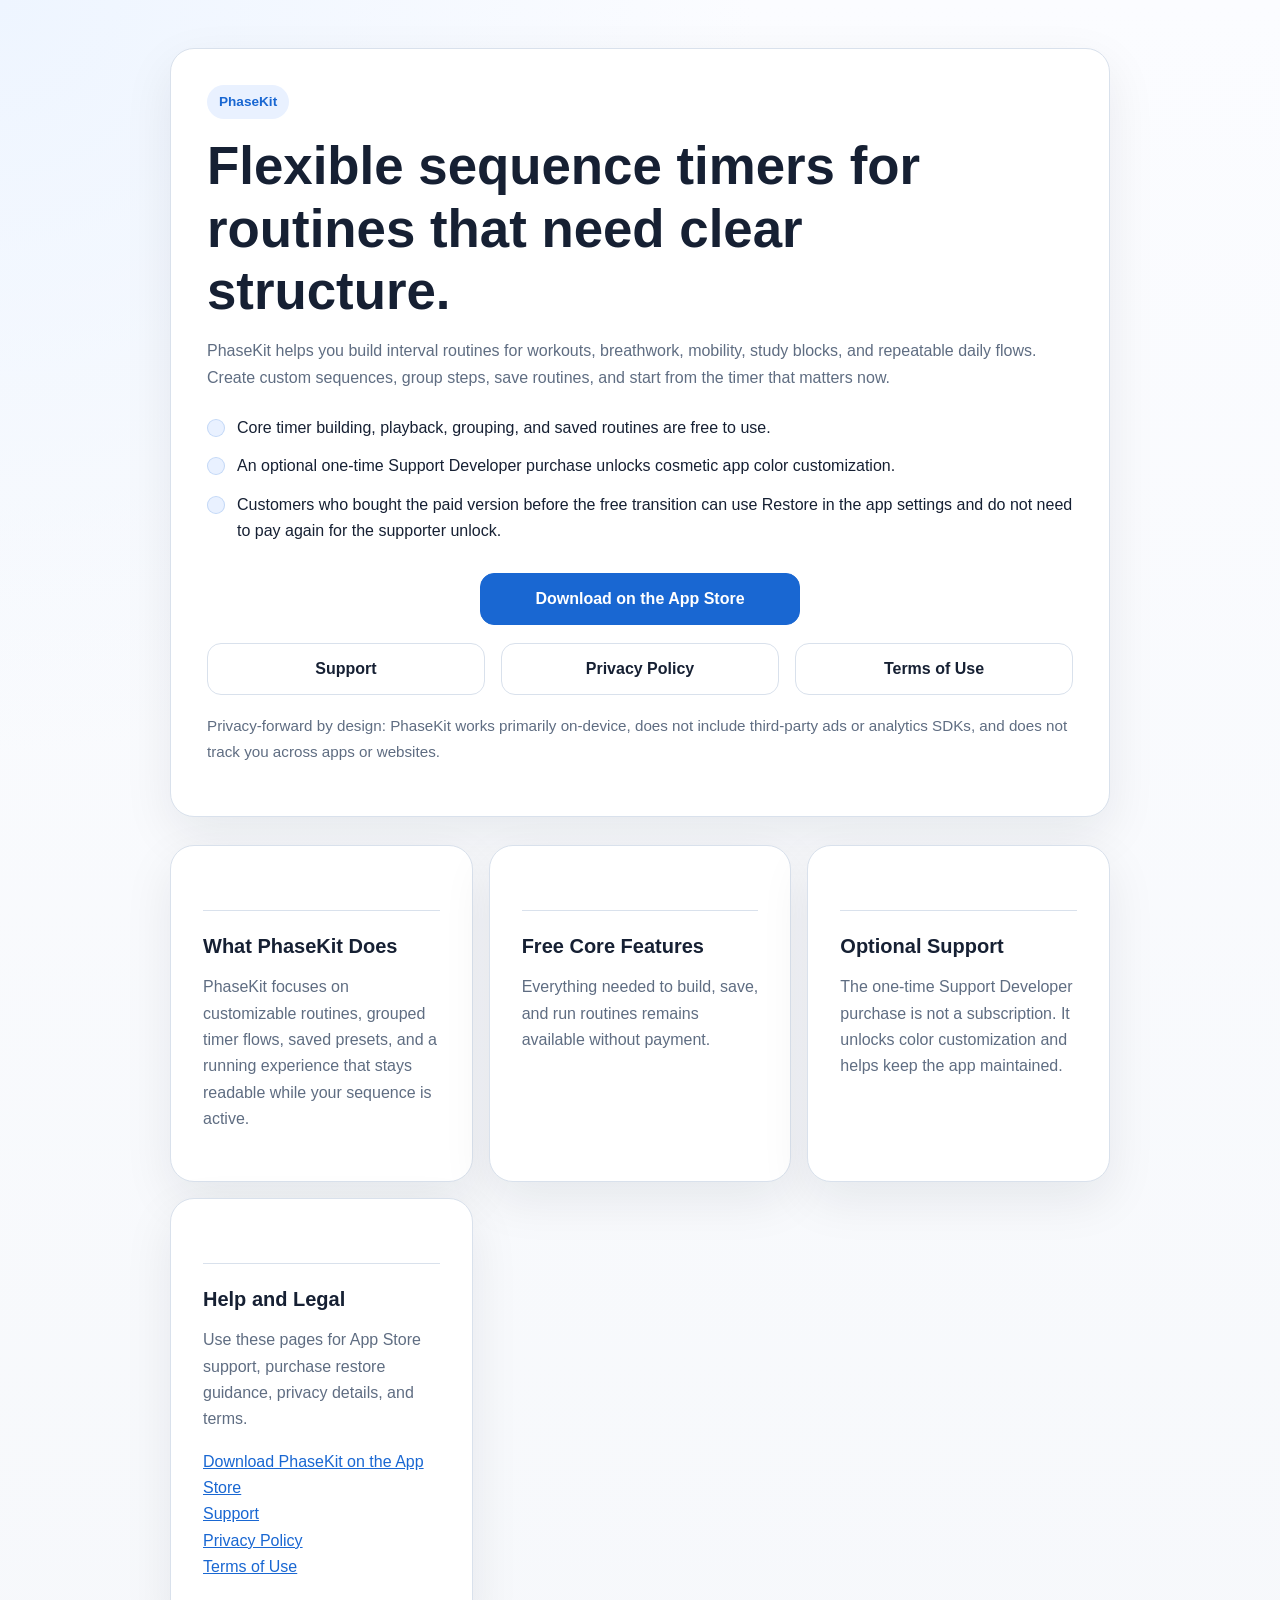
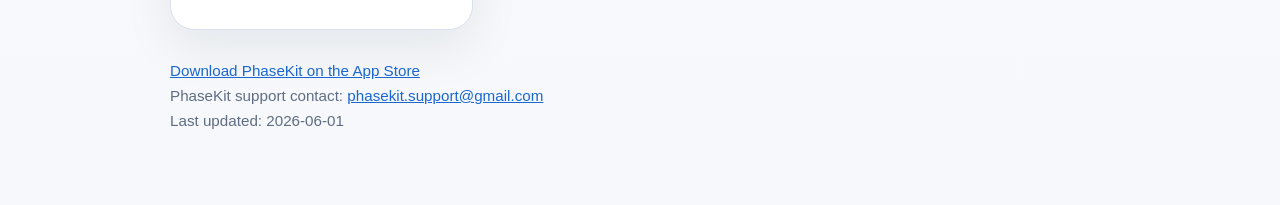
<file: index.html>
<!doctype html>
<html lang="en">
<head>
    <meta charset="utf-8">
    <meta name="viewport" content="width=device-width, initial-scale=1">
    <meta name="description" content="PhaseKit support, privacy policy, terms of use, and App Store help.">
    <title>PhaseKit Support</title>
    <link rel="stylesheet" href="styles.css">
</head>
<body>
    <main class="wrap">
        <section class="hero">
            <span class="eyebrow">PhaseKit</span>
            <h1>Flexible sequence timers for routines that need clear structure.</h1>
            <p class="muted">PhaseKit helps you build interval routines for workouts, breathwork, mobility, study blocks, and repeatable daily flows. Create custom sequences, group steps, save routines, and start from the timer that matters now.</p>

            <div class="feature-list">
                <div class="feature-row">
                    <span class="feature-dot"></span>
                    <div>Core timer building, playback, grouping, and saved routines are free to use.</div>
                </div>
                <div class="feature-row">
                    <span class="feature-dot"></span>
                    <div>An optional one-time Support Developer purchase unlocks cosmetic app color customization.</div>
                </div>
                <div class="feature-row">
                    <span class="feature-dot"></span>
                    <div>Customers who bought the paid version before the free transition can use Restore in the app settings and do not need to pay again for the supporter unlock.</div>
                </div>
            </div>

            <div class="actions">
                <div class="primary-action">
                    <a class="button primary" href="https://apps.apple.com/app/id6757267909">Download on the App Store</a>
                </div>
                <div class="secondary-actions">
                    <a class="button" href="support.html">Support</a>
                    <a class="button" href="privacy-policy.html">Privacy Policy</a>
                    <a class="button" href="terms.html">Terms of Use</a>
                </div>
            </div>

            <p class="note">Privacy-forward by design: PhaseKit works primarily on-device, does not include third-party ads or analytics SDKs, and does not track you across apps or websites.</p>
        </section>

        <section class="grid">
            <article class="card">
                <h2>What PhaseKit Does</h2>
                <p class="muted">PhaseKit focuses on customizable routines, grouped timer flows, saved presets, and a running experience that stays readable while your sequence is active.</p>
            </article>

            <article class="card">
                <h2>Free Core Features</h2>
                <p class="muted">Everything needed to build, save, and run routines remains available without payment.</p>
            </article>

            <article class="card">
                <h2>Optional Support</h2>
                <p class="muted">The one-time Support Developer purchase is not a subscription. It unlocks color customization and helps keep the app maintained.</p>
            </article>

            <article class="card">
                <h2>Help and Legal</h2>
                <p class="muted">Use these pages for App Store support, purchase restore guidance, privacy details, and terms.</p>
                <p>
                    <a href="https://apps.apple.com/app/id6757267909">Download PhaseKit on the App Store</a><br>
                    <a href="support.html">Support</a><br>
                    <a href="privacy-policy.html">Privacy Policy</a><br>
                    <a href="terms.html">Terms of Use</a>
                </p>
            </article>
        </section>

        <footer>
            <a href="https://apps.apple.com/app/id6757267909">Download PhaseKit on the App Store</a><br>
            PhaseKit support contact: <a href="mailto:phasekit.support@gmail.com">phasekit.support@gmail.com</a><br>
            Last updated: 2026-06-01
        </footer>
    </main>
</body>
</html>
</file>
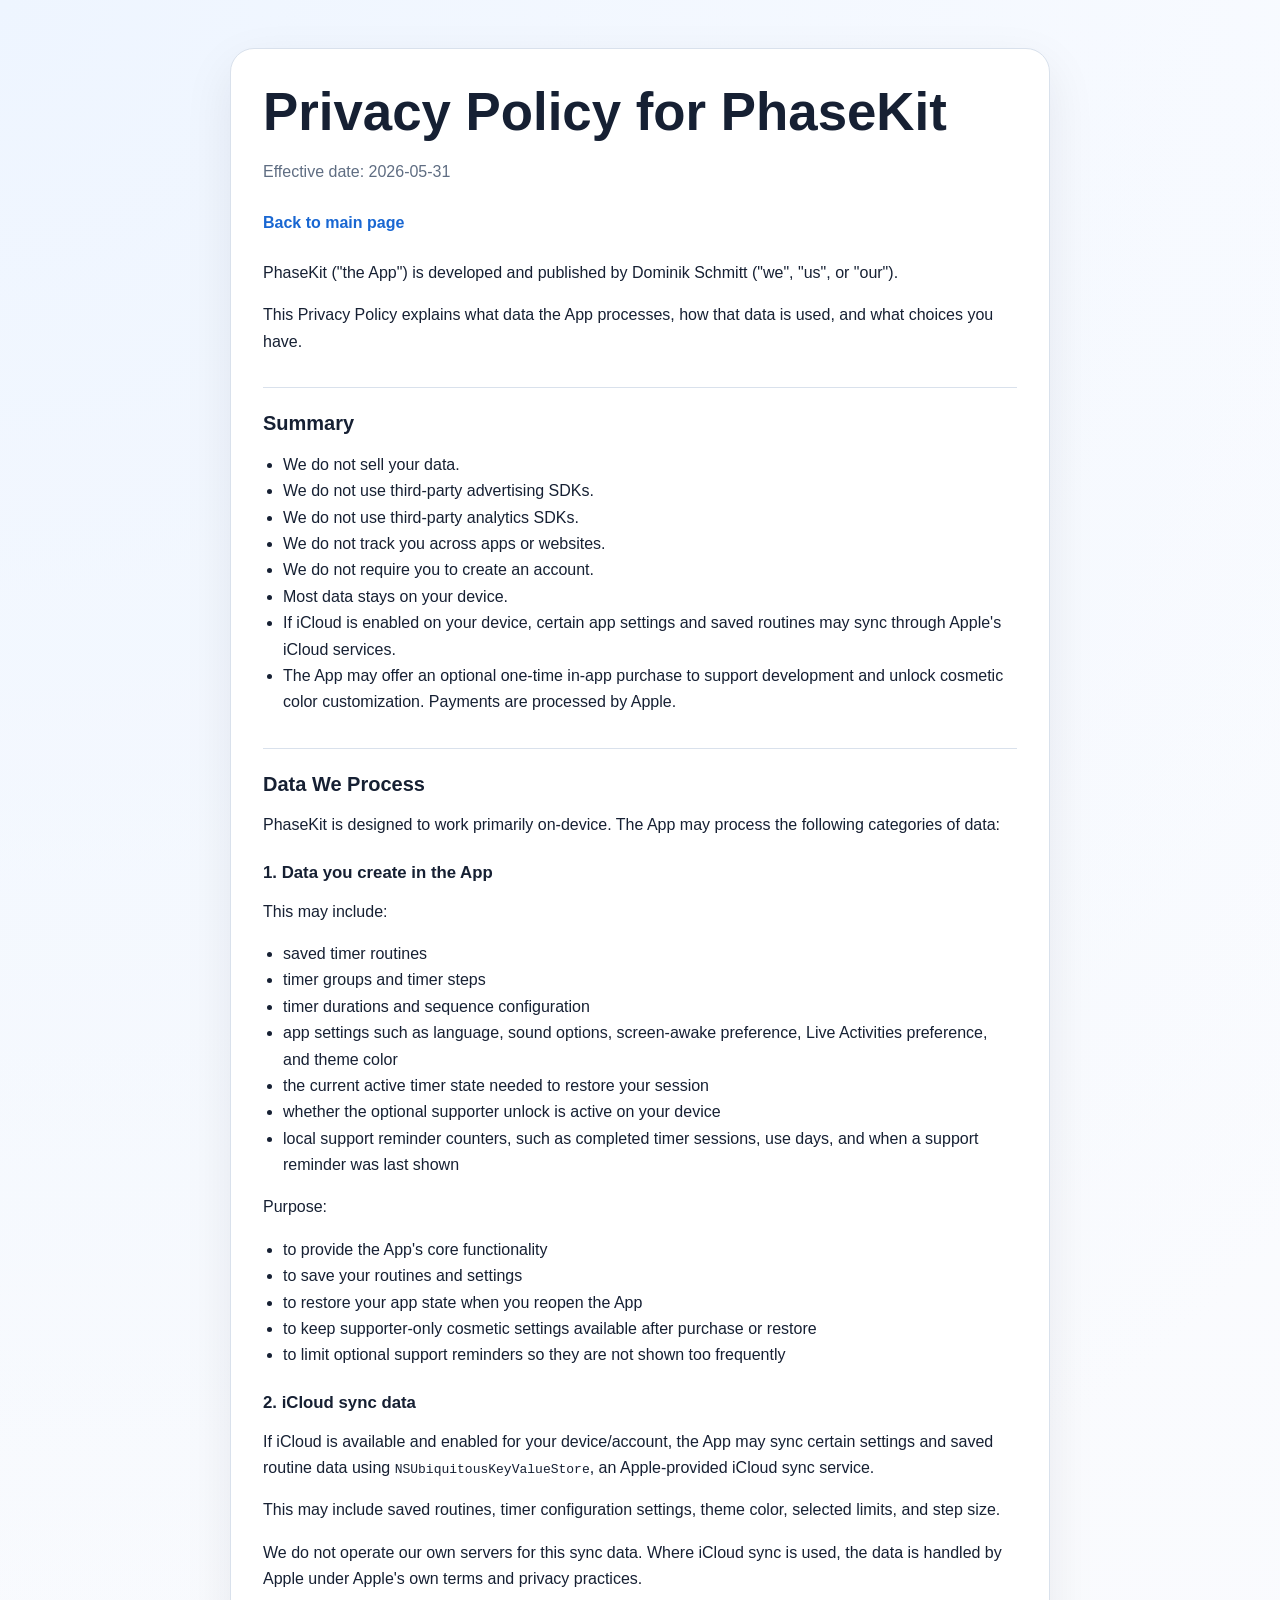
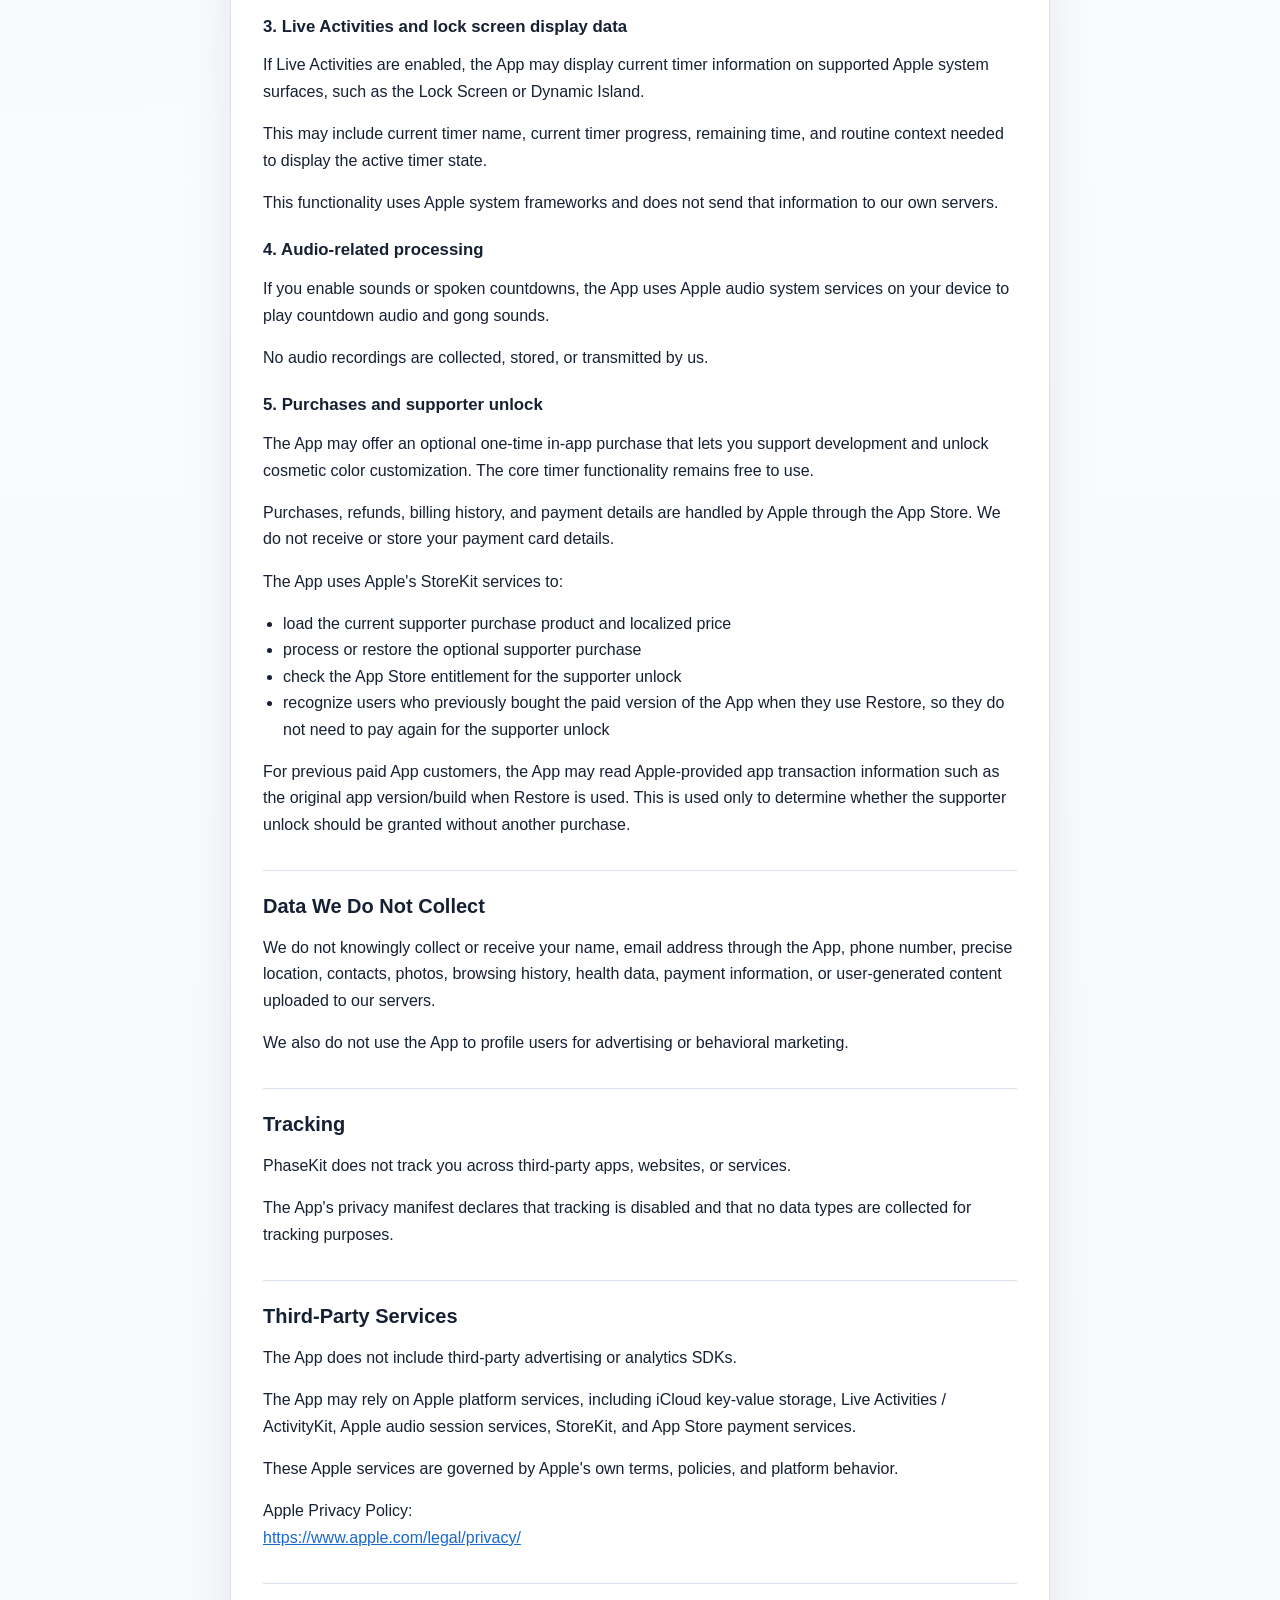
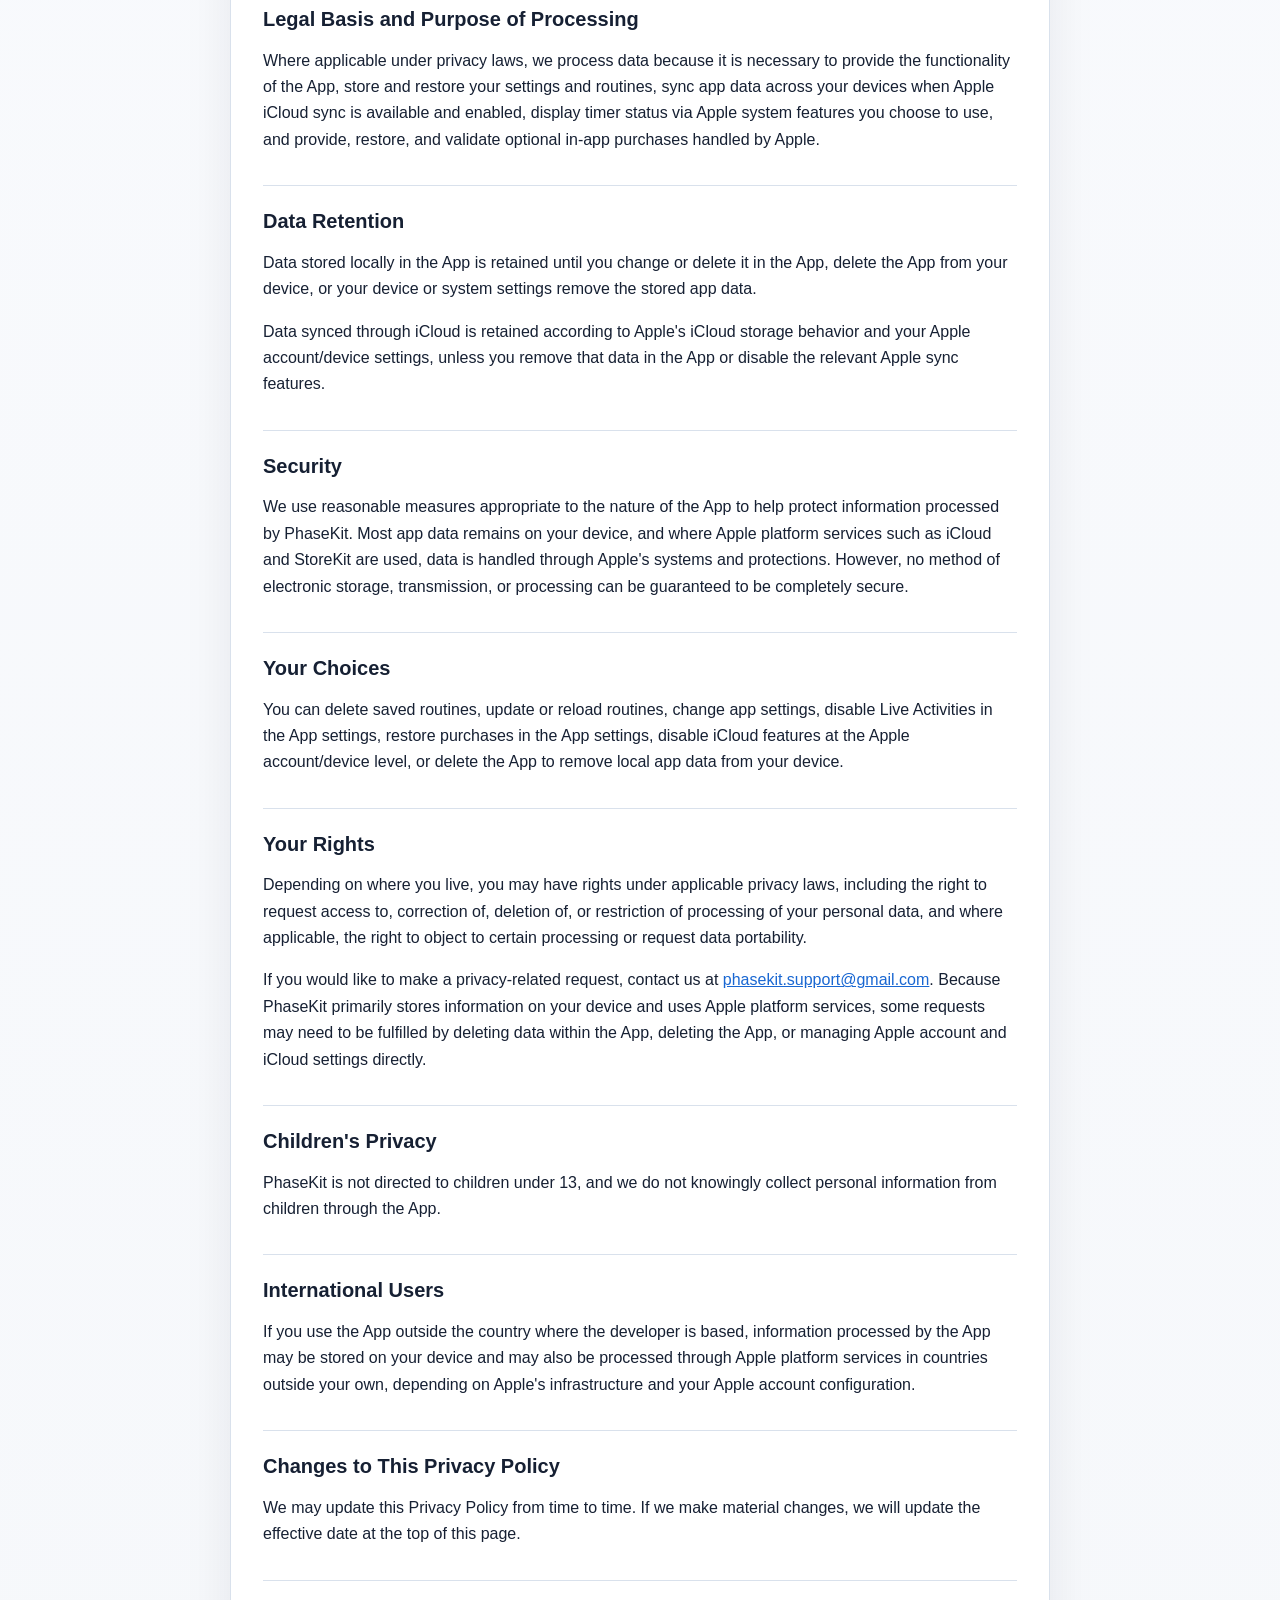
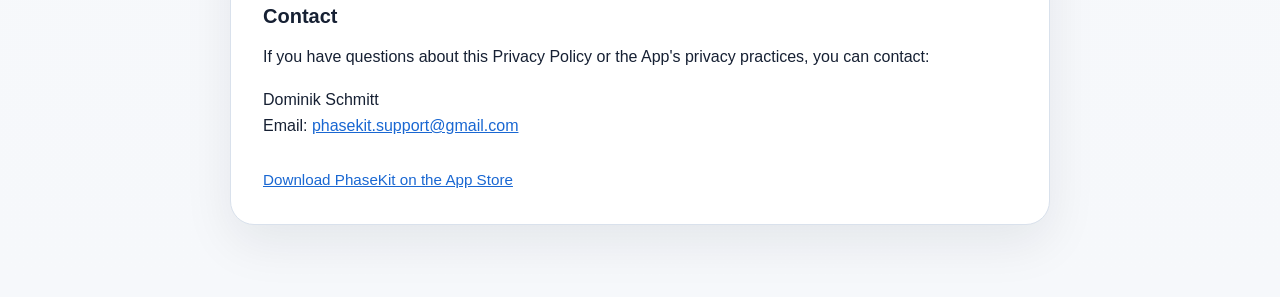
<file: privacy-policy.html>
<!doctype html>
<html lang="en">
<head>
    <meta charset="utf-8">
    <meta name="viewport" content="width=device-width, initial-scale=1">
    <meta name="description" content="PhaseKit privacy policy.">
    <title>PhaseKit Privacy Policy</title>
    <link rel="stylesheet" href="styles.css">
</head>
<body>
    <main class="wrap narrow">
        <article class="card">
            <h1>Privacy Policy for PhaseKit</h1>
            <p class="meta">Effective date: 2026-05-31</p>
            <a class="secondary-link" href="index.html">Back to main page</a>

            <p>PhaseKit ("the App") is developed and published by Dominik Schmitt ("we", "us", or "our").</p>
            <p>This Privacy Policy explains what data the App processes, how that data is used, and what choices you have.</p>

            <h2>Summary</h2>
            <ul>
                <li>We do not sell your data.</li>
                <li>We do not use third-party advertising SDKs.</li>
                <li>We do not use third-party analytics SDKs.</li>
                <li>We do not track you across apps or websites.</li>
                <li>We do not require you to create an account.</li>
                <li>Most data stays on your device.</li>
                <li>If iCloud is enabled on your device, certain app settings and saved routines may sync through Apple's iCloud services.</li>
                <li>The App may offer an optional one-time in-app purchase to support development and unlock cosmetic color customization. Payments are processed by Apple.</li>
            </ul>

            <h2>Data We Process</h2>
            <p>PhaseKit is designed to work primarily on-device. The App may process the following categories of data:</p>

            <h3>1. Data you create in the App</h3>
            <p>This may include:</p>
            <ul>
                <li>saved timer routines</li>
                <li>timer groups and timer steps</li>
                <li>timer durations and sequence configuration</li>
                <li>app settings such as language, sound options, screen-awake preference, Live Activities preference, and theme color</li>
                <li>the current active timer state needed to restore your session</li>
                <li>whether the optional supporter unlock is active on your device</li>
                <li>local support reminder counters, such as completed timer sessions, use days, and when a support reminder was last shown</li>
            </ul>
            <p>Purpose:</p>
            <ul>
                <li>to provide the App's core functionality</li>
                <li>to save your routines and settings</li>
                <li>to restore your app state when you reopen the App</li>
                <li>to keep supporter-only cosmetic settings available after purchase or restore</li>
                <li>to limit optional support reminders so they are not shown too frequently</li>
            </ul>

            <h3>2. iCloud sync data</h3>
            <p>If iCloud is available and enabled for your device/account, the App may sync certain settings and saved routine data using <code>NSUbiquitousKeyValueStore</code>, an Apple-provided iCloud sync service.</p>
            <p>This may include saved routines, timer configuration settings, theme color, selected limits, and step size.</p>
            <p>We do not operate our own servers for this sync data. Where iCloud sync is used, the data is handled by Apple under Apple's own terms and privacy practices.</p>

            <h3>3. Live Activities and lock screen display data</h3>
            <p>If Live Activities are enabled, the App may display current timer information on supported Apple system surfaces, such as the Lock Screen or Dynamic Island.</p>
            <p>This may include current timer name, current timer progress, remaining time, and routine context needed to display the active timer state.</p>
            <p>This functionality uses Apple system frameworks and does not send that information to our own servers.</p>

            <h3>4. Audio-related processing</h3>
            <p>If you enable sounds or spoken countdowns, the App uses Apple audio system services on your device to play countdown audio and gong sounds.</p>
            <p>No audio recordings are collected, stored, or transmitted by us.</p>

            <h3>5. Purchases and supporter unlock</h3>
            <p>The App may offer an optional one-time in-app purchase that lets you support development and unlock cosmetic color customization. The core timer functionality remains free to use.</p>
            <p>Purchases, refunds, billing history, and payment details are handled by Apple through the App Store. We do not receive or store your payment card details.</p>
            <p>The App uses Apple's StoreKit services to:</p>
            <ul>
                <li>load the current supporter purchase product and localized price</li>
                <li>process or restore the optional supporter purchase</li>
                <li>check the App Store entitlement for the supporter unlock</li>
                <li>recognize users who previously bought the paid version of the App when they use Restore, so they do not need to pay again for the supporter unlock</li>
            </ul>
            <p>For previous paid App customers, the App may read Apple-provided app transaction information such as the original app version/build when Restore is used. This is used only to determine whether the supporter unlock should be granted without another purchase.</p>

            <h2>Data We Do Not Collect</h2>
            <p>We do not knowingly collect or receive your name, email address through the App, phone number, precise location, contacts, photos, browsing history, health data, payment information, or user-generated content uploaded to our servers.</p>
            <p>We also do not use the App to profile users for advertising or behavioral marketing.</p>

            <h2>Tracking</h2>
            <p>PhaseKit does not track you across third-party apps, websites, or services.</p>
            <p>The App's privacy manifest declares that tracking is disabled and that no data types are collected for tracking purposes.</p>

            <h2>Third-Party Services</h2>
            <p>The App does not include third-party advertising or analytics SDKs.</p>
            <p>The App may rely on Apple platform services, including iCloud key-value storage, Live Activities / ActivityKit, Apple audio session services, StoreKit, and App Store payment services.</p>
            <p>These Apple services are governed by Apple's own terms, policies, and platform behavior.</p>
            <p>Apple Privacy Policy:<br><a href="https://www.apple.com/legal/privacy/">https://www.apple.com/legal/privacy/</a></p>

            <h2>Legal Basis and Purpose of Processing</h2>
            <p>Where applicable under privacy laws, we process data because it is necessary to provide the functionality of the App, store and restore your settings and routines, sync app data across your devices when Apple iCloud sync is available and enabled, display timer status via Apple system features you choose to use, and provide, restore, and validate optional in-app purchases handled by Apple.</p>

            <h2>Data Retention</h2>
            <p>Data stored locally in the App is retained until you change or delete it in the App, delete the App from your device, or your device or system settings remove the stored app data.</p>
            <p>Data synced through iCloud is retained according to Apple's iCloud storage behavior and your Apple account/device settings, unless you remove that data in the App or disable the relevant Apple sync features.</p>

            <h2>Security</h2>
            <p>We use reasonable measures appropriate to the nature of the App to help protect information processed by PhaseKit. Most app data remains on your device, and where Apple platform services such as iCloud and StoreKit are used, data is handled through Apple's systems and protections. However, no method of electronic storage, transmission, or processing can be guaranteed to be completely secure.</p>

            <h2>Your Choices</h2>
            <p>You can delete saved routines, update or reload routines, change app settings, disable Live Activities in the App settings, restore purchases in the App settings, disable iCloud features at the Apple account/device level, or delete the App to remove local app data from your device.</p>

            <h2>Your Rights</h2>
            <p>Depending on where you live, you may have rights under applicable privacy laws, including the right to request access to, correction of, deletion of, or restriction of processing of your personal data, and where applicable, the right to object to certain processing or request data portability.</p>
            <p>If you would like to make a privacy-related request, contact us at <a href="mailto:phasekit.support@gmail.com">phasekit.support@gmail.com</a>. Because PhaseKit primarily stores information on your device and uses Apple platform services, some requests may need to be fulfilled by deleting data within the App, deleting the App, or managing Apple account and iCloud settings directly.</p>

            <h2>Children's Privacy</h2>
            <p>PhaseKit is not directed to children under 13, and we do not knowingly collect personal information from children through the App.</p>

            <h2>International Users</h2>
            <p>If you use the App outside the country where the developer is based, information processed by the App may be stored on your device and may also be processed through Apple platform services in countries outside your own, depending on Apple's infrastructure and your Apple account configuration.</p>

            <h2>Changes to This Privacy Policy</h2>
            <p>We may update this Privacy Policy from time to time. If we make material changes, we will update the effective date at the top of this page.</p>

            <h2>Contact</h2>
            <p>If you have questions about this Privacy Policy or the App's privacy practices, you can contact:</p>
            <p>Dominik Schmitt<br>Email: <a href="mailto:phasekit.support@gmail.com">phasekit.support@gmail.com</a></p>

            <footer>
                <a href="https://apps.apple.com/app/id6757267909">Download PhaseKit on the App Store</a>
            </footer>
        </article>
    </main>
</body>
</html>
</file>
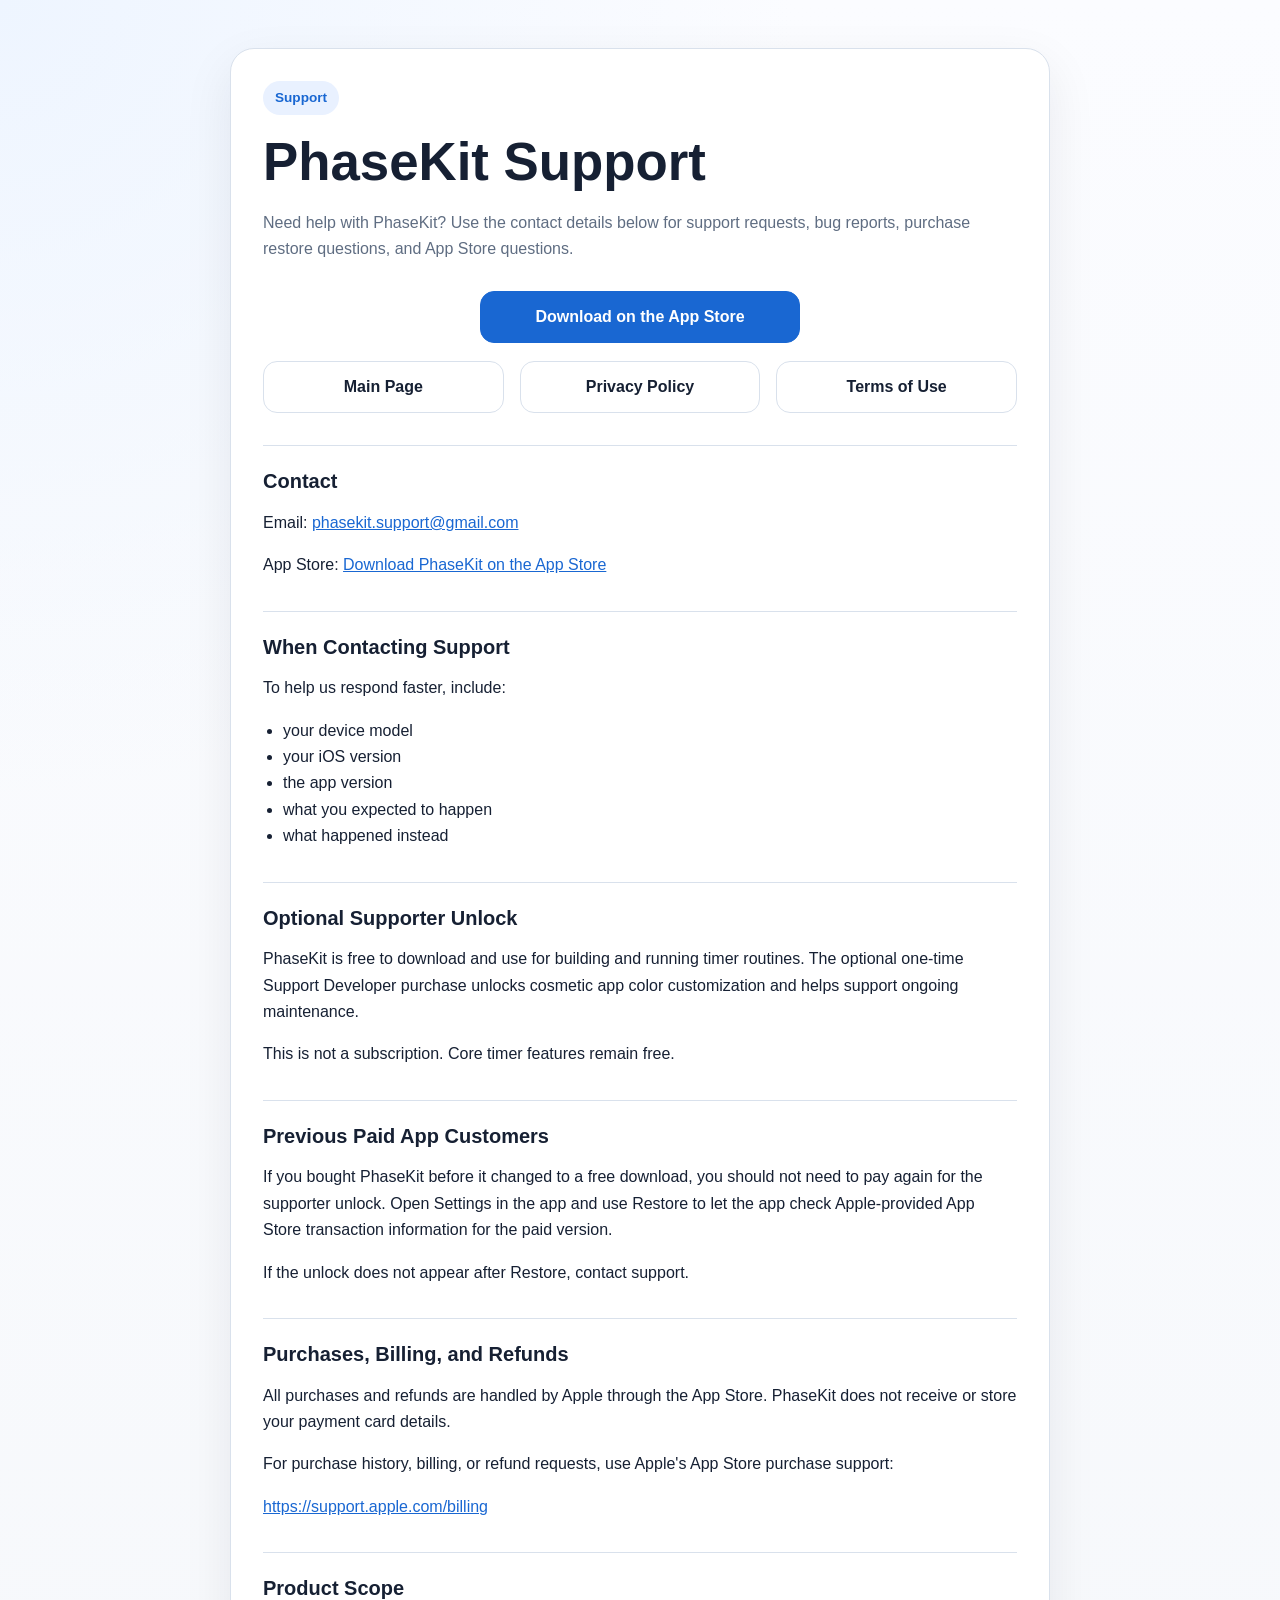
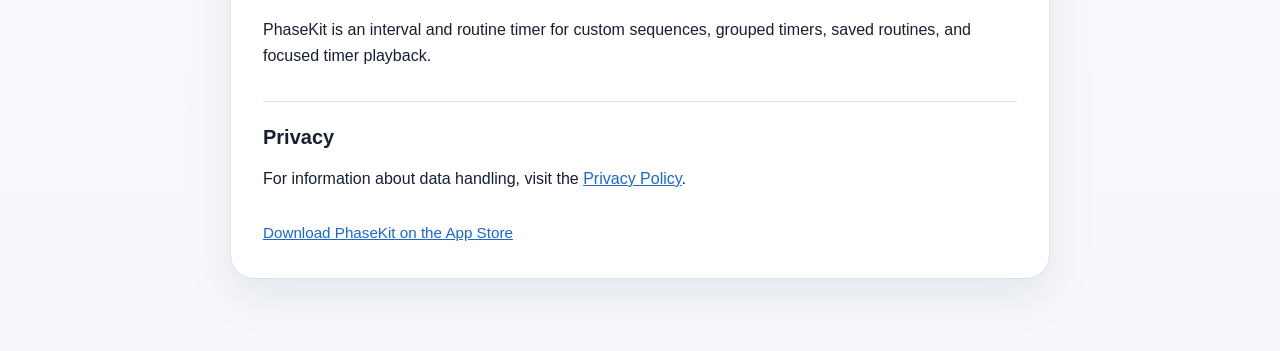
<file: support.html>
<!doctype html>
<html lang="en">
<head>
    <meta charset="utf-8">
    <meta name="viewport" content="width=device-width, initial-scale=1">
    <meta name="description" content="PhaseKit support contact, purchase restore help, and product support information.">
    <title>PhaseKit Support</title>
    <link rel="stylesheet" href="styles.css">
</head>
<body>
    <main class="wrap narrow">
        <article class="card">
            <span class="eyebrow">Support</span>
            <h1>PhaseKit Support</h1>
            <p class="muted">Need help with PhaseKit? Use the contact details below for support requests, bug reports, purchase restore questions, and App Store questions.</p>

            <div class="actions">
                <div class="primary-action">
                    <a class="button primary" href="https://apps.apple.com/app/id6757267909">Download on the App Store</a>
                </div>
                <div class="secondary-actions">
                    <a class="button" href="index.html">Main Page</a>
                    <a class="button" href="privacy-policy.html">Privacy Policy</a>
                    <a class="button" href="terms.html">Terms of Use</a>
                </div>
            </div>

            <h2>Contact</h2>
            <p>Email: <a href="mailto:phasekit.support@gmail.com">phasekit.support@gmail.com</a></p>
            <p>App Store: <a href="https://apps.apple.com/app/id6757267909">Download PhaseKit on the App Store</a></p>

            <h2>When Contacting Support</h2>
            <p>To help us respond faster, include:</p>
            <ul>
                <li>your device model</li>
                <li>your iOS version</li>
                <li>the app version</li>
                <li>what you expected to happen</li>
                <li>what happened instead</li>
            </ul>

            <h2>Optional Supporter Unlock</h2>
            <p>PhaseKit is free to download and use for building and running timer routines. The optional one-time Support Developer purchase unlocks cosmetic app color customization and helps support ongoing maintenance.</p>
            <p>This is not a subscription. Core timer features remain free.</p>

            <h2>Previous Paid App Customers</h2>
            <p>If you bought PhaseKit before it changed to a free download, you should not need to pay again for the supporter unlock. Open Settings in the app and use Restore to let the app check Apple-provided App Store transaction information for the paid version.</p>
            <p>If the unlock does not appear after Restore, contact support.</p>

            <h2>Purchases, Billing, and Refunds</h2>
            <p>All purchases and refunds are handled by Apple through the App Store. PhaseKit does not receive or store your payment card details.</p>
            <p>For purchase history, billing, or refund requests, use Apple's App Store purchase support:</p>
            <p><a href="https://support.apple.com/billing">https://support.apple.com/billing</a></p>

            <h2>Product Scope</h2>
            <p>PhaseKit is an interval and routine timer for custom sequences, grouped timers, saved routines, and focused timer playback.</p>

            <h2>Privacy</h2>
            <p>For information about data handling, visit the <a href="privacy-policy.html">Privacy Policy</a>.</p>

            <footer>
                <a href="https://apps.apple.com/app/id6757267909">Download PhaseKit on the App Store</a>
            </footer>
        </article>
    </main>
</body>
</html>
</file>
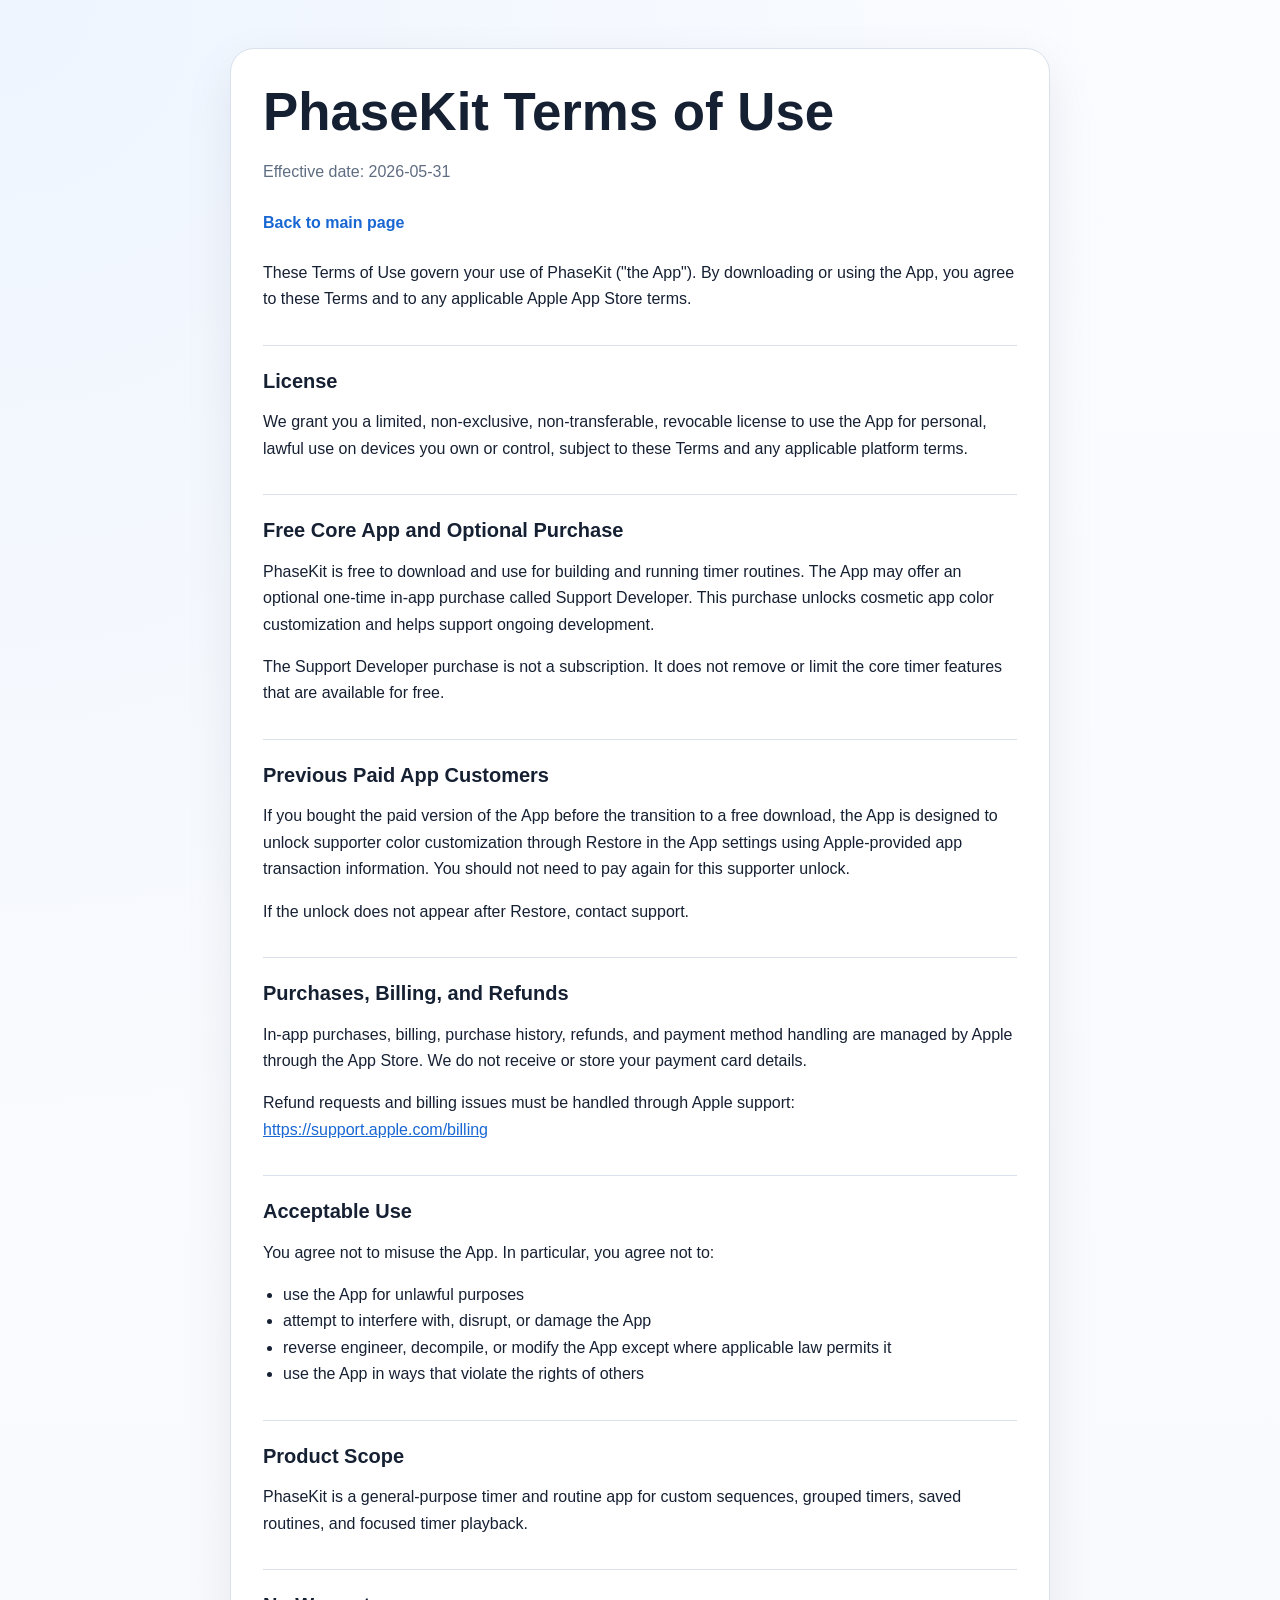
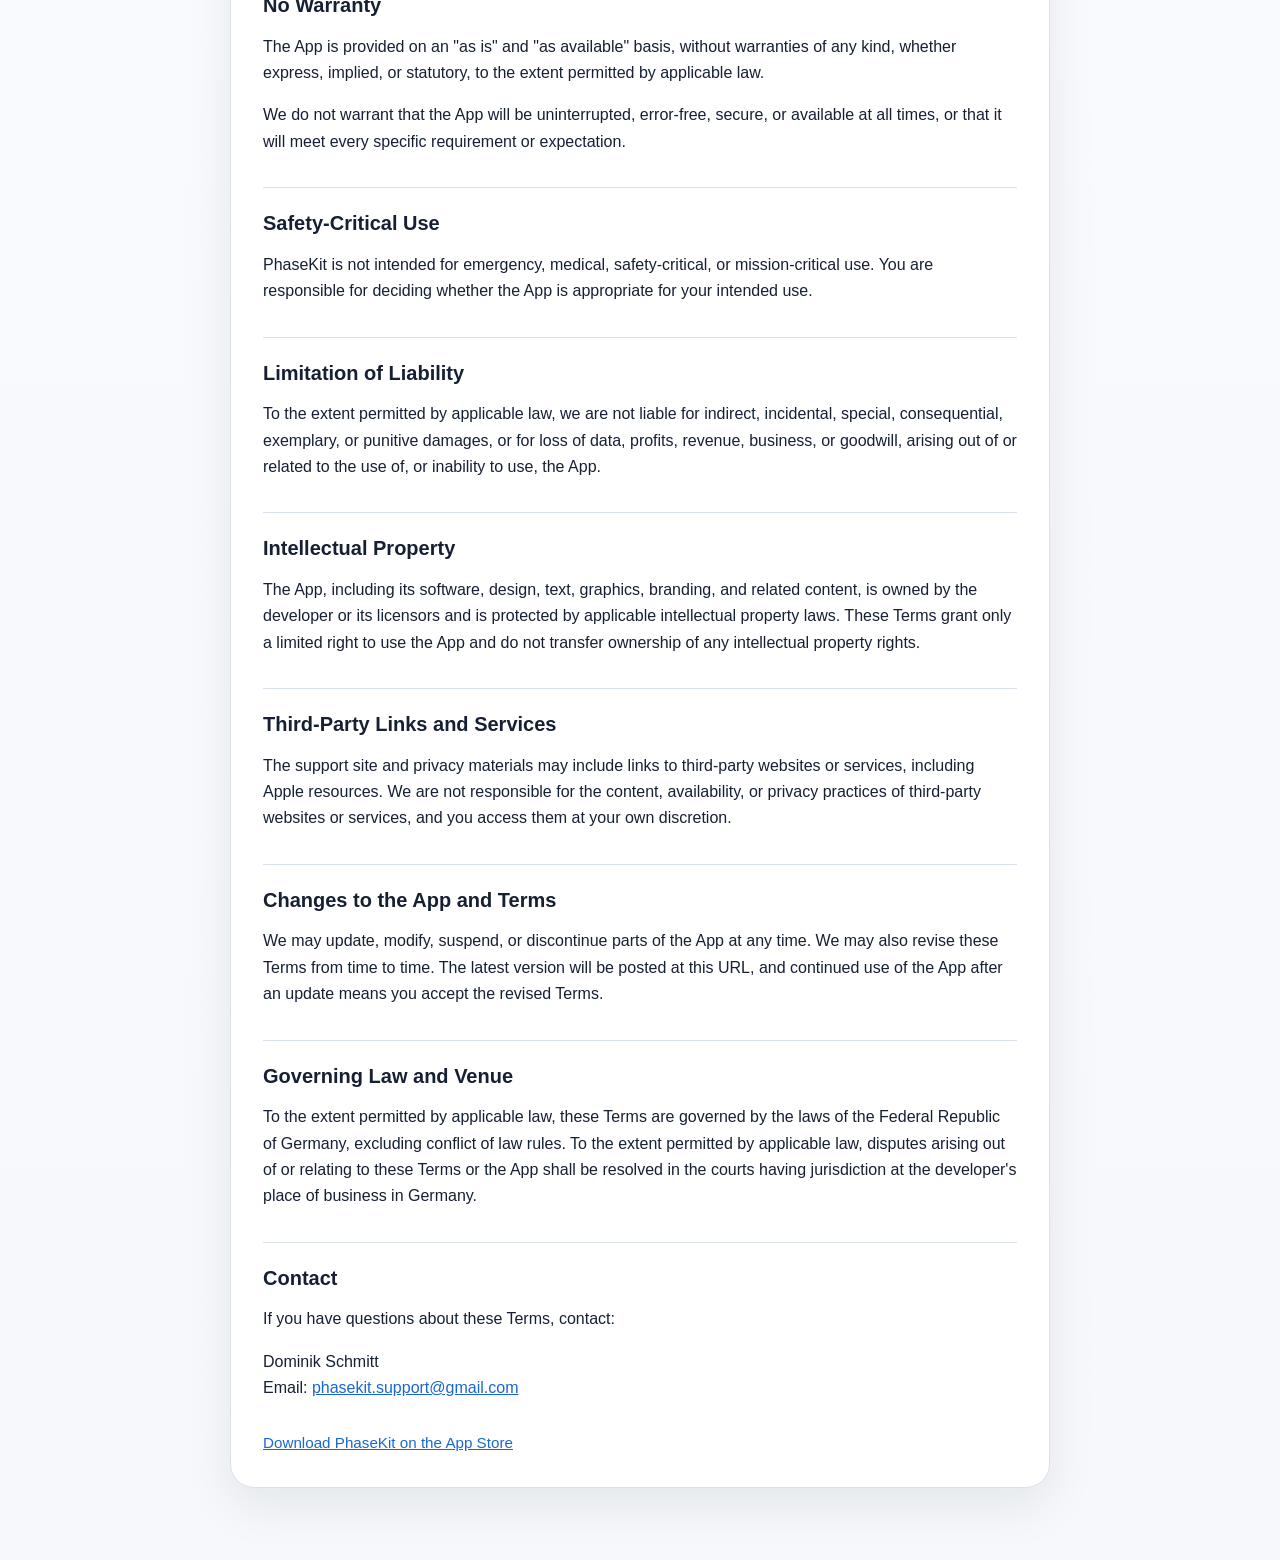
<file: terms.html>
<!doctype html>
<html lang="en">
<head>
    <meta charset="utf-8">
    <meta name="viewport" content="width=device-width, initial-scale=1">
    <meta name="description" content="PhaseKit terms of use.">
    <title>PhaseKit Terms of Use</title>
    <link rel="stylesheet" href="styles.css">
</head>
<body>
    <main class="wrap narrow">
        <article class="card">
            <h1>PhaseKit Terms of Use</h1>
            <p class="meta">Effective date: 2026-05-31</p>
            <a class="secondary-link" href="index.html">Back to main page</a>

            <p>These Terms of Use govern your use of PhaseKit ("the App"). By downloading or using the App, you agree to these Terms and to any applicable Apple App Store terms.</p>

            <h2>License</h2>
            <p>We grant you a limited, non-exclusive, non-transferable, revocable license to use the App for personal, lawful use on devices you own or control, subject to these Terms and any applicable platform terms.</p>

            <h2>Free Core App and Optional Purchase</h2>
            <p>PhaseKit is free to download and use for building and running timer routines. The App may offer an optional one-time in-app purchase called Support Developer. This purchase unlocks cosmetic app color customization and helps support ongoing development.</p>
            <p>The Support Developer purchase is not a subscription. It does not remove or limit the core timer features that are available for free.</p>

            <h2>Previous Paid App Customers</h2>
            <p>If you bought the paid version of the App before the transition to a free download, the App is designed to unlock supporter color customization through Restore in the App settings using Apple-provided app transaction information. You should not need to pay again for this supporter unlock.</p>
            <p>If the unlock does not appear after Restore, contact support.</p>

            <h2>Purchases, Billing, and Refunds</h2>
            <p>In-app purchases, billing, purchase history, refunds, and payment method handling are managed by Apple through the App Store. We do not receive or store your payment card details.</p>
            <p>Refund requests and billing issues must be handled through Apple support: <a href="https://support.apple.com/billing">https://support.apple.com/billing</a></p>

            <h2>Acceptable Use</h2>
            <p>You agree not to misuse the App. In particular, you agree not to:</p>
            <ul>
                <li>use the App for unlawful purposes</li>
                <li>attempt to interfere with, disrupt, or damage the App</li>
                <li>reverse engineer, decompile, or modify the App except where applicable law permits it</li>
                <li>use the App in ways that violate the rights of others</li>
            </ul>

            <h2>Product Scope</h2>
            <p>PhaseKit is a general-purpose timer and routine app for custom sequences, grouped timers, saved routines, and focused timer playback.</p>

            <h2>No Warranty</h2>
            <p>The App is provided on an "as is" and "as available" basis, without warranties of any kind, whether express, implied, or statutory, to the extent permitted by applicable law.</p>
            <p>We do not warrant that the App will be uninterrupted, error-free, secure, or available at all times, or that it will meet every specific requirement or expectation.</p>

            <h2>Safety-Critical Use</h2>
            <p>PhaseKit is not intended for emergency, medical, safety-critical, or mission-critical use. You are responsible for deciding whether the App is appropriate for your intended use.</p>

            <h2>Limitation of Liability</h2>
            <p>To the extent permitted by applicable law, we are not liable for indirect, incidental, special, consequential, exemplary, or punitive damages, or for loss of data, profits, revenue, business, or goodwill, arising out of or related to the use of, or inability to use, the App.</p>

            <h2>Intellectual Property</h2>
            <p>The App, including its software, design, text, graphics, branding, and related content, is owned by the developer or its licensors and is protected by applicable intellectual property laws. These Terms grant only a limited right to use the App and do not transfer ownership of any intellectual property rights.</p>

            <h2>Third-Party Links and Services</h2>
            <p>The support site and privacy materials may include links to third-party websites or services, including Apple resources. We are not responsible for the content, availability, or privacy practices of third-party websites or services, and you access them at your own discretion.</p>

            <h2>Changes to the App and Terms</h2>
            <p>We may update, modify, suspend, or discontinue parts of the App at any time. We may also revise these Terms from time to time. The latest version will be posted at this URL, and continued use of the App after an update means you accept the revised Terms.</p>

            <h2>Governing Law and Venue</h2>
            <p>To the extent permitted by applicable law, these Terms are governed by the laws of the Federal Republic of Germany, excluding conflict of law rules. To the extent permitted by applicable law, disputes arising out of or relating to these Terms or the App shall be resolved in the courts having jurisdiction at the developer's place of business in Germany.</p>

            <h2>Contact</h2>
            <p>If you have questions about these Terms, contact:</p>
            <p>Dominik Schmitt<br>Email: <a href="mailto:phasekit.support@gmail.com">phasekit.support@gmail.com</a></p>

            <footer>
                <a href="https://apps.apple.com/app/id6757267909">Download PhaseKit on the App Store</a>
            </footer>
        </article>
    </main>
</body>
</html>
</file>
<file: styles.css>
:root {
    color-scheme: light;
    --bg: #f6f8fb;
    --panel: #ffffff;
    --text: #162033;
    --muted: #5f6d82;
    --line: #d9e1ec;
    --accent: #1967d2;
    --accent-soft: #e9f1ff;
    --ok: #1f7a4d;
}

* {
    box-sizing: border-box;
}

body {
    margin: 0;
    font-family: -apple-system, BlinkMacSystemFont, "Segoe UI", sans-serif;
    color: var(--text);
    background:
        radial-gradient(circle at top left, #eef5ff 0, transparent 34%),
        linear-gradient(180deg, #fbfcff 0%, var(--bg) 100%);
    line-height: 1.65;
}

a {
    color: var(--accent);
}

.wrap {
    max-width: 980px;
    margin: 0 auto;
    padding: 48px 20px 72px;
}

.card,
.hero {
    background: var(--panel);
    border: 1px solid var(--line);
    border-radius: 24px;
    box-shadow: 0 18px 50px rgba(15, 23, 42, 0.08);
}

.hero {
    padding: 36px;
}

.card {
    padding: 32px;
}

.narrow {
    max-width: 860px;
}

.eyebrow {
    display: inline-block;
    margin-bottom: 16px;
    padding: 6px 12px;
    border-radius: 999px;
    background: var(--accent-soft);
    color: var(--accent);
    font-size: 0.85rem;
    font-weight: 700;
}

h1,
h2,
h3 {
    margin: 0 0 16px;
    line-height: 1.18;
}

h1 {
    max-width: 760px;
    font-size: clamp(2.1rem, 5vw, 3.3rem);
}

h2 {
    margin-top: 32px;
    padding-top: 24px;
    border-top: 1px solid var(--line);
    font-size: 1.25rem;
}

h3 {
    margin-top: 24px;
    font-size: 1.05rem;
}

p,
ul {
    margin: 0 0 16px;
}

ul {
    padding-left: 20px;
}

.muted,
.meta {
    color: var(--muted);
}

.meta {
    margin-bottom: 24px;
}

.actions {
    display: grid;
    gap: 18px;
    margin-top: 28px;
}

.primary-action {
    display: flex;
    justify-content: center;
}

.primary-action .button {
    min-width: min(100%, 320px);
}

.secondary-actions,
.grid {
    display: grid;
    gap: 16px;
}

.secondary-actions {
    grid-template-columns: repeat(3, minmax(0, 1fr));
}

.grid {
    grid-template-columns: repeat(auto-fit, minmax(250px, 1fr));
    margin-top: 28px;
}

.button {
    display: inline-flex;
    align-items: center;
    justify-content: center;
    min-height: 48px;
    padding: 12px 18px;
    border: 1px solid var(--line);
    border-radius: 14px;
    background: #fff;
    color: var(--text);
    font-weight: 700;
    text-align: center;
    text-decoration: none;
}

.button.primary {
    border-color: var(--accent);
    background: var(--accent);
    color: #fff;
}

.feature-list {
    display: grid;
    gap: 12px;
    margin-top: 24px;
}

.feature-row {
    display: grid;
    grid-template-columns: 18px 1fr;
    gap: 12px;
    align-items: start;
}

.feature-dot {
    position: relative;
    top: 4px;
    width: 18px;
    height: 18px;
    border: 1px solid rgba(25, 103, 210, 0.18);
    border-radius: 999px;
    background: var(--accent-soft);
}

.note {
    margin-top: 18px;
    color: var(--muted);
    font-size: 0.95rem;
}

.pill {
    display: inline-block;
    margin: 0 8px 8px 0;
    padding: 6px 10px;
    border-radius: 999px;
    background: #eef7f2;
    color: var(--ok);
    font-size: 0.9rem;
    font-weight: 700;
}

.secondary-link {
    display: inline-block;
    margin-bottom: 24px;
    color: var(--accent);
    font-weight: 700;
    text-decoration: none;
}

footer {
    margin-top: 28px;
    color: var(--muted);
    font-size: 0.95rem;
}

@media (max-width: 680px) {
    .wrap {
        padding: 28px 14px 48px;
    }

    .hero,
    .card {
        padding: 24px;
        border-radius: 18px;
    }

    .secondary-actions {
        grid-template-columns: 1fr;
    }
}
</file>
